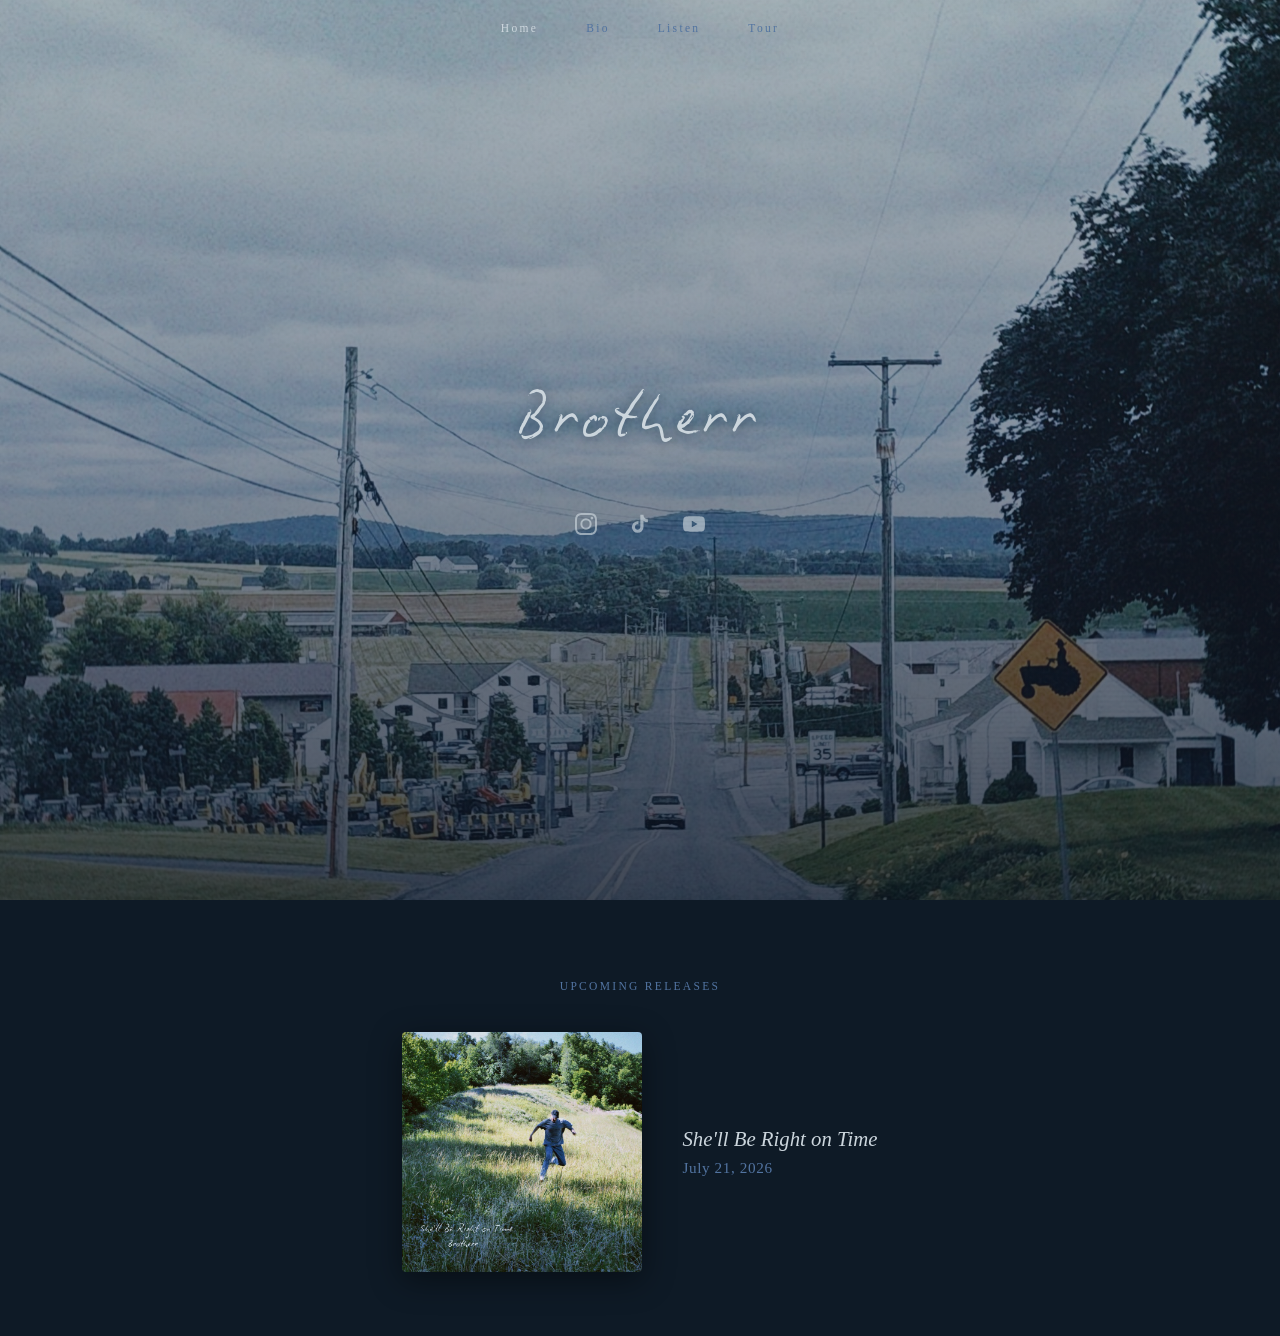
<file: website/index.html>
<!DOCTYPE html>
<html lang="en">
<head>
  <meta charset="UTF-8" />
  <meta name="viewport" content="width=device-width, initial-scale=1.0" />
  <title>Brotherr — Indie Folk | Lancaster, PA</title>
  <meta name="description" content="Brotherr is the indie folk project of David Berg — a Lancaster, PA native writing music from the road about the highs and lows of the human experience." />
  <meta name="keywords" content="Brotherr, Brotherr music, Brotherr band, David Berg, indie folk, Lancaster PA, folk music" />

  <!-- Open Graph -->
  <meta property="og:type" content="music.musician" />
  <meta property="og:title" content="Brotherr — Indie Folk" />
  <meta property="og:description" content="Brotherr is the indie folk project of David Berg — a Lancaster, PA native writing music from the road." />
  <meta property="og:url" content="https://brotherrmusic.com" />
  <meta property="og:image" content="https://brotherrmusic.com/assets/images/background.jpg" />
  <meta name="twitter:card" content="summary_large_image" />

  <!-- Canonical -->
  <link rel="canonical" href="https://brotherrmusic.com" />

  <!-- Structured Data -->
  <script type="application/ld+json">
  {
    "@context": "https://schema.org",
    "@type": "MusicGroup",
    "name": "Brotherr",
    "alternateName": "Brotherr Music",
    "url": "https://brotherrmusic.com",
    "genre": "Indie Folk",
    "foundingLocation": {
      "@type": "Place",
      "name": "Lancaster, PA"
    },
    "member": {
      "@type": "Person",
      "name": "David Berg"
    },
    "description": "Brotherr is the indie folk project of David Berg — a Lancaster, PA native writing music from the road about the highs and lows of the human experience.",
    "sameAs": [
      "https://www.instagram.com/brotherrmusic",
      "https://www.tiktok.com/@brotherr.music",
      "https://www.youtube.com/@brotherrmusic",
      "https://ffm.bio/brotherr"
    ]
  }
  </script>

  <link rel="stylesheet" href="assets/css/main.css" />
  <style>
    body {
      overflow-x: hidden;
    }

    .hero {
      position: relative;
      width: 100vw;
      height: 100vh;
      display: flex;
      flex-direction: column;
      align-items: center;
      justify-content: center;
    }

    .bg {
      position: absolute;
      inset: 0;
      background-image: url('assets/images/background.jpg');
      background-size: cover;
      background-position: center;
      background-repeat: no-repeat;
      filter: brightness(0.78) saturate(0.85);
      z-index: 0;
    }

    .overlay {
      position: absolute;
      inset: 0;
      background: linear-gradient(
        to bottom,
        rgba(37, 150, 190, 0.10) 0%,
        rgba(22, 58, 100, 0.28) 50%,
        rgba(10, 22, 42, 0.68) 100%
      );
      z-index: 1;
    }

    .content {
      position: relative;
      z-index: 2;
      display: flex;
      flex-direction: column;
      align-items: center;
      gap: 2.4rem;
    }

    .band-name {
      font-family: 'BiroScript', cursive;
      font-size: clamp(1.6rem, 5vw, 4rem);
      font-weight: normal;
      letter-spacing: 0.08em;
      color: var(--sky-light);
      text-shadow: 0 2px 40px rgba(37, 150, 190, 0.22), 0 1px 12px rgba(10, 22, 42, 0.5);
      user-select: none;
    }

    .socials {
      display: flex;
      gap: 2rem;
      align-items: center;
    }

    .socials a {
      display: flex;
      align-items: center;
      justify-content: center;
      color: var(--sky-light);
      opacity: 0.65;
      transition: opacity 0.22s ease, color 0.22s ease, transform 0.22s ease;
      text-decoration: none;
    }

    .socials a:hover {
      opacity: 1;
      color: var(--sky-bright);
      transform: translateY(-2px);
    }

    .socials svg {
      width: 22px;
      height: 22px;
      fill: currentColor;
    }

    /* Upcoming Release */
    .upcoming-release {
      position: relative;
      display: flex;
      flex-direction: column;
      align-items: center;
      padding: 5rem 2rem 4rem;
      background: var(--night);
    }

    .upcoming-release h2 {
      font-family: Georgia, serif;
      font-size: 0.72rem;
      font-weight: normal;
      letter-spacing: 0.2em;
      text-transform: uppercase;
      color: var(--sky-mid);
      margin-bottom: 2.5rem;
    }

    .release-card {
      display: flex;
      align-items: center;
      gap: 2.5rem;
      max-width: 640px;
    }

    .release-card img {
      width: 240px;
      height: 240px;
      object-fit: cover;
      border-radius: 4px;
      box-shadow: 0 8px 32px rgba(0, 0, 0, 0.45);
    }

    .release-info {
      display: flex;
      flex-direction: column;
      gap: 0.5rem;
    }

    .release-info .release-title {
      font-family: Georgia, serif;
      font-size: 1.3rem;
      font-style: italic;
      color: var(--sky-light);
    }

    .release-info .release-date {
      font-family: Georgia, serif;
      font-size: 0.95rem;
      color: var(--sky-mid);
      letter-spacing: 0.04em;
    }

    @media (max-width: 600px) {
      .release-card {
        flex-direction: column;
        text-align: center;
      }

      .release-card img {
        width: 200px;
        height: 200px;
      }
    }
  </style>
</head>
<body>

  <nav class="nav" aria-label="Main navigation">
    <a href="index.html" class="active">Home</a>
    <a href="bio.html">Bio</a>
    <a href="https://ffm.bio/brotherr" target="_blank" rel="noopener">Listen</a>
    <a href="tour.html">Tour</a>
  </nav>

  <section class="hero">
    <div class="bg"></div>
    <div class="overlay"></div>
    <div class="content">
      <h1 class="band-name">Brotherr</h1>
      <nav class="socials" aria-label="Social links">

        <!-- Instagram -->
        <a href="https://www.instagram.com/brotherrmusic" target="_blank" rel="noopener" aria-label="Instagram">
          <svg viewBox="0 0 24 24" xmlns="http://www.w3.org/2000/svg">
            <path d="M12 2.163c3.204 0 3.584.012 4.85.07 1.366.062 2.633.334 3.608 1.308.975.975 1.246 2.242 1.308 3.608.058 1.266.07 1.646.07 4.85s-.012 3.584-.07 4.85c-.062 1.366-.334 2.633-1.308 3.608-.975.975-2.242 1.246-3.608 1.308-1.266.058-1.646.07-4.85.07s-3.584-.012-4.85-.07c-1.366-.062-2.633-.334-3.608-1.308-.975-.975-1.246-2.242-1.308-3.608C2.175 15.584 2.163 15.204 2.163 12s.012-3.584.07-4.85c.062-1.366.334-2.633 1.308-3.608.975-.975 2.242-1.246 3.608-1.308C8.416 2.175 8.796 2.163 12 2.163zm0-2.163C8.741 0 8.332.014 7.052.072 5.197.157 3.355.673 2.014 2.014.673 3.355.157 5.197.072 7.052.014 8.332 0 8.741 0 12c0 3.259.014 3.668.072 4.948.085 1.855.601 3.697 1.942 5.038 1.341 1.341 3.183 1.857 5.038 1.942C8.332 23.986 8.741 24 12 24s3.668-.014 4.948-.072c1.855-.085 3.697-.601 5.038-1.942 1.341-1.341 1.857-3.183 1.942-5.038.058-1.28.072-1.689.072-4.948s-.014-3.668-.072-4.948c-.085-1.855-.601-3.697-1.942-5.038C20.645.673 18.803.157 16.948.072 15.668.014 15.259 0 12 0zm0 5.838a6.162 6.162 0 1 0 0 12.324 6.162 6.162 0 0 0 0-12.324zm0 10.162a4 4 0 1 1 0-8 4 4 0 0 1 0 8zm6.406-11.845a1.44 1.44 0 1 0 0 2.881 1.44 1.44 0 0 0 0-2.881z"/>
          </svg>
        </a>

        <!-- TikTok -->
        <a href="https://www.tiktok.com/@brotherr.music" target="_blank" rel="noopener" aria-label="TikTok">
          <svg viewBox="0 0 24 24" xmlns="http://www.w3.org/2000/svg">
            <path d="M19.59 6.69a4.83 4.83 0 0 1-3.77-4.25V2h-3.45v13.67a2.89 2.89 0 0 1-2.88 2.5 2.89 2.89 0 0 1-2.89-2.89 2.89 2.89 0 0 1 2.89-2.89c.28 0 .54.04.79.1V9.01a6.33 6.33 0 0 0-.79-.05 6.34 6.34 0 0 0-6.34 6.34 6.34 6.34 0 0 0 6.34 6.34 6.34 6.34 0 0 0 6.33-6.34V8.69a8.18 8.18 0 0 0 4.78 1.52V6.75a4.85 4.85 0 0 1-1.01-.06z"/>
          </svg>
        </a>

        <!-- YouTube -->
        <a href="https://www.youtube.com/@brotherrmusic" target="_blank" rel="noopener" aria-label="YouTube">
          <svg viewBox="0 0 24 24" xmlns="http://www.w3.org/2000/svg">
            <path d="M23.495 6.205a3.007 3.007 0 0 0-2.088-2.088c-1.87-.501-9.396-.501-9.396-.501s-7.507-.01-9.396.501A3.007 3.007 0 0 0 .527 6.205a31.247 31.247 0 0 0-.522 5.805 31.247 31.247 0 0 0 .522 5.783 3.007 3.007 0 0 0 2.088 2.088c1.868.502 9.396.502 9.396.502s7.506 0 9.396-.502a3.007 3.007 0 0 0 2.088-2.088 31.247 31.247 0 0 0 .5-5.783 31.247 31.247 0 0 0-.5-5.805zM9.609 15.601V8.408l6.264 3.602z"/>
          </svg>
        </a>

      </nav>
    </div>
  </section>

  <section class="upcoming-release">
    <h2>Upcoming Releases</h2>
    <div class="release-card">
      <img src="assets/images/sbrot-cover.jpg" alt="She'll Be Right on Time — album cover" />
      <div class="release-info">
        <span class="release-title">She'll Be Right on Time</span>
        <span class="release-date">July 21, 2026</span>
      </div>
    </div>
  </section>

</body>
</html>
</file>
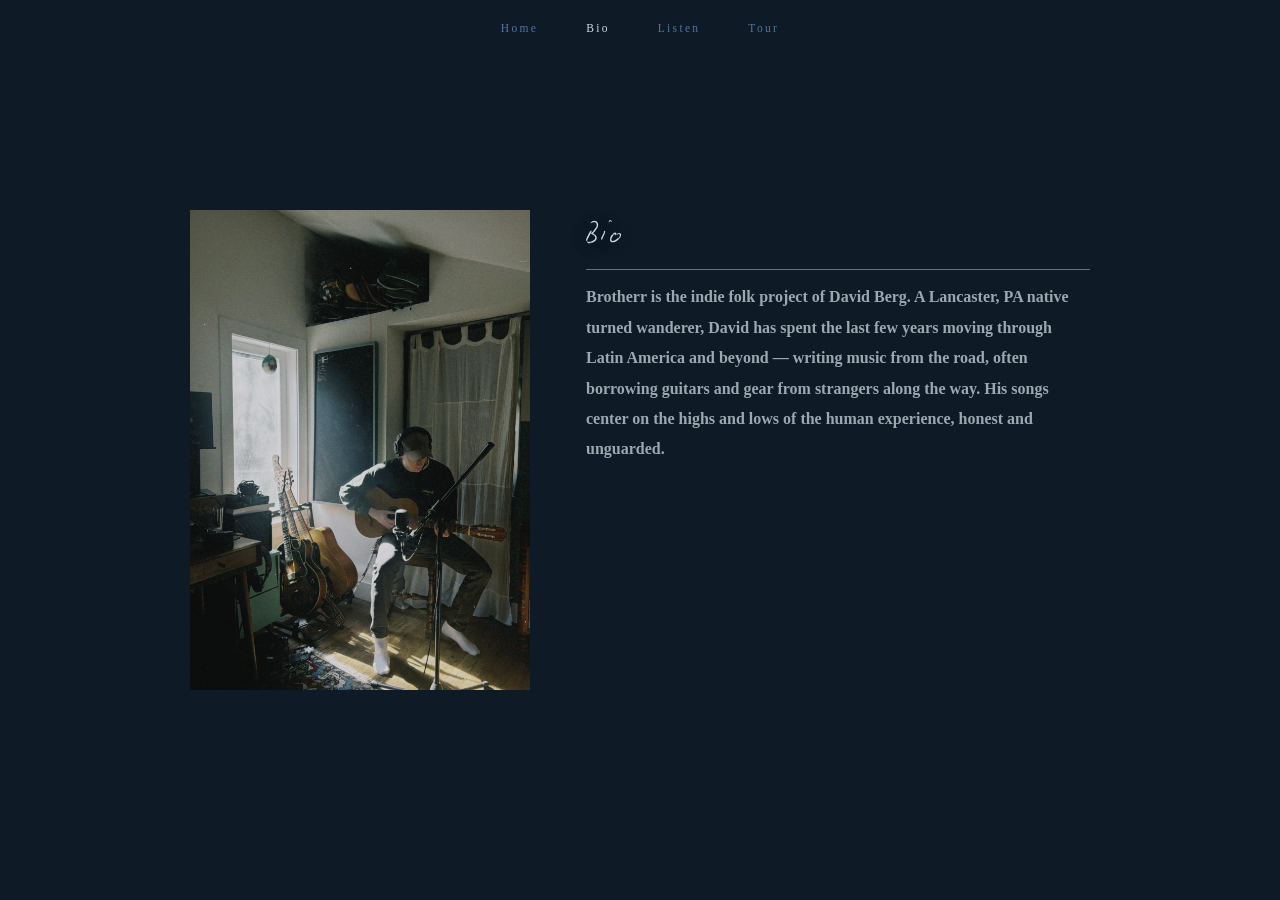
<file: website/bio.html>
<!DOCTYPE html>
<html lang="en">
<head>
  <meta charset="UTF-8" />
  <meta name="viewport" content="width=device-width, initial-scale=1.0" />
  <title>Bio — Brotherr | Indie Folk</title>
  <meta name="description" content="David Berg is the Lancaster, PA musician behind Brotherr — an indie folk project born from years of traveling through Latin America and writing music from the road." />
  <meta property="og:title" content="Bio — Brotherr" />
  <meta property="og:description" content="David Berg is the Lancaster, PA musician behind Brotherr — an indie folk project born from years of traveling through Latin America." />
  <meta property="og:url" content="https://brotherrmusic.com/bio.html" />
  <meta property="og:image" content="https://brotherrmusic.com/assets/images/david.jpg" />
  <meta name="twitter:card" content="summary_large_image" />
  <link rel="canonical" href="https://brotherrmusic.com/bio.html" />
  <link rel="stylesheet" href="assets/css/main.css" />
  <style>
    .page {
      gap: 4rem;
    }

    .bio-card {
      display: flex;
      align-items: flex-start;
      gap: 3.5rem;
      max-width: 900px;
      width: 100%;
    }

    .bio-photo {
      flex: 0 0 340px;
      height: 480px;
      object-fit: cover;
      object-position: center top;
      filter: brightness(0.9) saturate(0.85);
    }

    .bio-right {
      display: flex;
      flex-direction: column;
      gap: 0;
    }

    .page-label {
      font-size: clamp(1rem, 2.5vw, 1.8rem);
      padding-bottom: 0.6rem;
      border-bottom: 1px solid var(--sky-mid);
      margin-bottom: 0.8rem;
    }

    .bio-text {
      font-size: 1rem;
      font-weight: bold;
      line-height: 1.9;
      color: var(--sky-light);
      opacity: 0.75;
    }

    /* Mobile: stack vertically */
    @media (max-width: 600px) {
      .bio-card {
        flex-direction: column;
        gap: 2rem;
      }

      .bio-photo {
        flex: none;
        width: 100%;
        height: 280px;
        object-position: center 20%;
      }
    }
  </style>
</head>
<body>

  <nav class="nav" aria-label="Main navigation">
    <a href="index.html">Home</a>
    <a href="bio.html" class="active">Bio</a>
    <a href="https://ffm.bio/brotherr" target="_blank" rel="noopener">Listen</a>
    <a href="tour.html">Tour</a>
  </nav>

  <main class="page">
    <div class="bio-card">
      <img class="bio-photo" src="assets/images/david.jpg" alt="David Berg recording in his studio" />
      <div class="bio-right">
        <h1 class="page-label">Bio</h1>
        <p class="bio-text" id="bio-text"></p>
      </div>
    </div>
  </main>

  <script src="content/bio.js"></script>
</body>
</html>
</file>
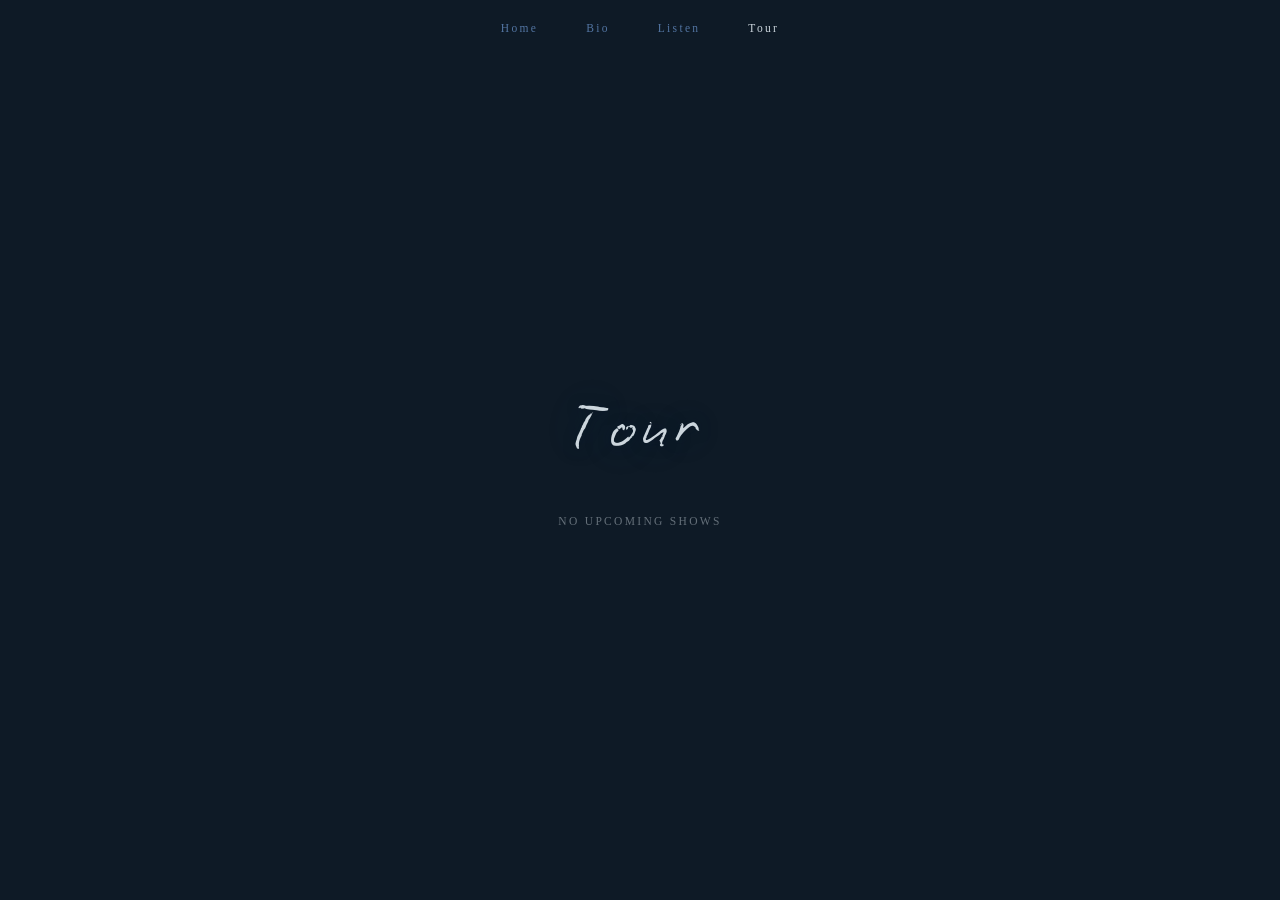
<file: website/tour.html>
<!DOCTYPE html>
<html lang="en">
<head>
  <meta charset="UTF-8" />
  <meta name="viewport" content="width=device-width, initial-scale=1.0" />
  <title>Tour — Brotherr | Indie Folk</title>
  <meta name="description" content="Upcoming tour dates for Brotherr, the indie folk project of David Berg." />
  <meta property="og:title" content="Tour — Brotherr" />
  <meta property="og:url" content="https://brotherrmusic.com/tour.html" />
  <meta name="twitter:card" content="summary" />
  <link rel="canonical" href="https://brotherrmusic.com/tour.html" />
  <link rel="stylesheet" href="assets/css/main.css" />
  <style>
    .no-shows {
      font-size: 0.72rem;
      letter-spacing: 0.2em;
      text-transform: uppercase;
      color: var(--sky-light);
      opacity: 0.45;
    }
  </style>
</head>
<body>

  <nav class="nav" aria-label="Main navigation">
    <a href="index.html">Home</a>
    <a href="bio.html">Bio</a>
    <a href="https://ffm.bio/brotherr" target="_blank" rel="noopener">Listen</a>
    <a href="tour.html" class="active">Tour</a>
  </nav>

  <main class="page">
    <h1 class="page-label">Tour</h1>
    <p class="no-shows">No upcoming shows</p>
  </main>

</body>
</html>
</file>
<file: website/assets/css/main.css>
/* ============================================================
   BROTHERR — Design Tokens
   Pennsylvania countryside palette: sky blues + farm greens
   ============================================================ */

:root {
  --sky-light:   #ccd6dd;   /* pale overcast sky — primary text, headings */
  --sky-mid:     #5274a1;   /* Blue Mountain blue — nav links, accents */
  --sky-bright:  #2596be;   /* summer sky — hover states */
  --night:       #0e1a26;   /* deep PA night — page background */
}

/* ============================================================
   Font
   ============================================================ */

@font-face {
  font-family: 'BiroScript';
  src: url('../fonts/Biro_Script_reduced.otf') format('opentype'),
       url('../fonts/Biro_Script_reduced.ttf') format('truetype');
  font-weight: normal;
  font-style: normal;
  font-display: swap;
}

/* ============================================================
   Reset
   ============================================================ */

*, *::before, *::after {
  margin: 0;
  padding: 0;
  box-sizing: border-box;
}

/* ============================================================
   Base
   ============================================================ */

body {
  font-family: Georgia, serif;
  background: var(--night);
  color: var(--sky-light);
}

/* ============================================================
   Nav
   ============================================================ */

.nav {
  position: fixed;
  top: 0;
  left: 0;
  width: 100%;
  z-index: 100;
  display: flex;
  justify-content: center;
  gap: 3rem;
  padding: 1.4rem 2rem;
}

.nav a {
  font-family: Georgia, serif;
  font-size: 0.72rem;
  letter-spacing: 0.2em;
  color: var(--sky-mid);
  opacity: 1;
  text-decoration: none;
  transition: color 0.2s ease;
}

.nav a:hover,
.nav a.active {
  color: var(--sky-light);
}

/* ============================================================
   Interior pages (Bio, Tour)
   ============================================================ */

.page {
  width: 100vw;
  height: 100vh;
  display: flex;
  flex-direction: column;
  align-items: center;
  justify-content: center;
  padding: 2rem;
}

.page-label {
  font-family: 'BiroScript', cursive;
  font-size: clamp(1.6rem, 5vw, 4rem);
  font-weight: normal;
  letter-spacing: 0.08em;
  color: var(--sky-light);
  text-shadow: 0 2px 40px rgba(37, 150, 190, 0.22), 0 1px 12px rgba(10, 22, 42, 0.5);
  margin-bottom: 2rem;
}
</file>
